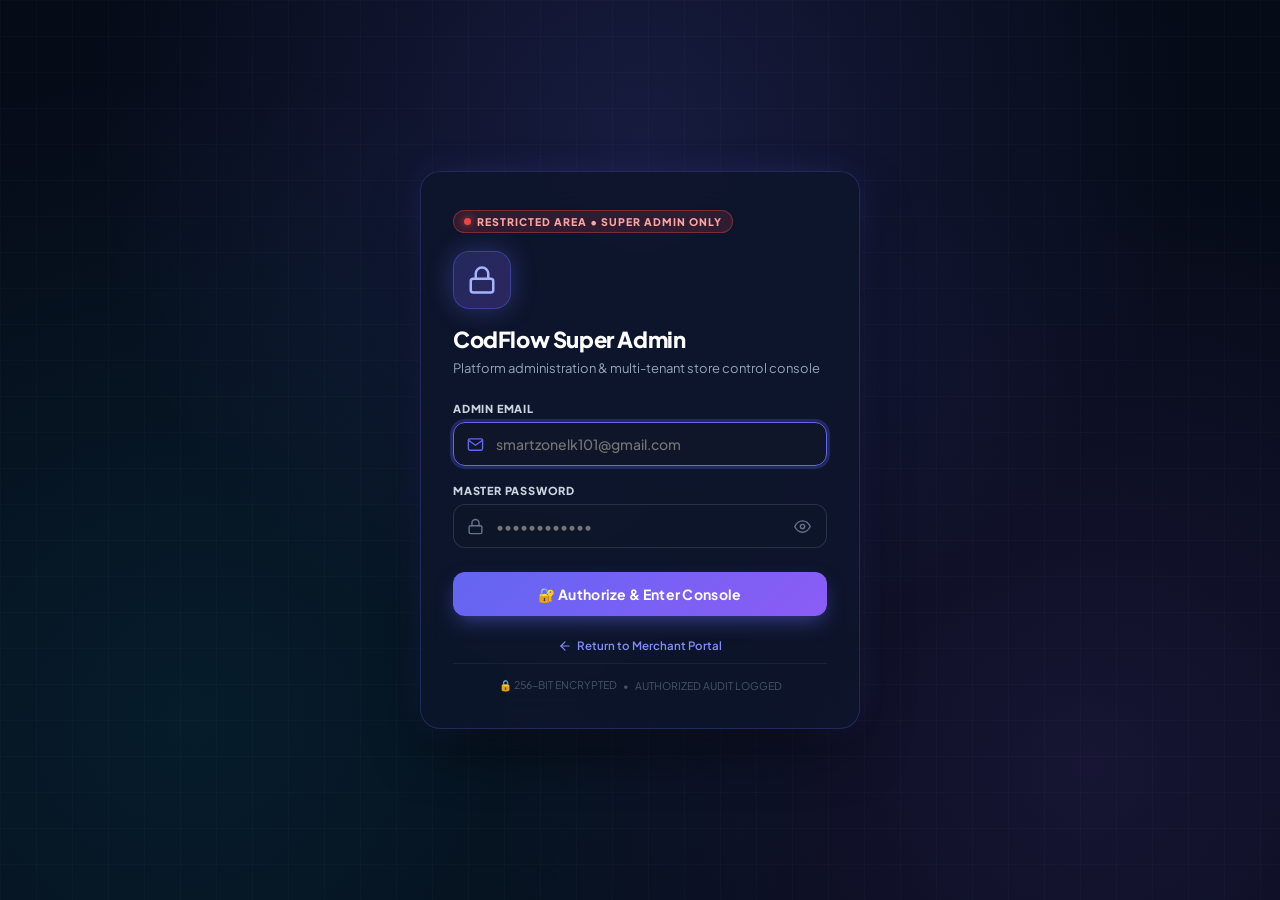
<file: admin/index.html>
<!DOCTYPE html>
<html lang="en">
<head>
    <meta charset="UTF-8">
    <meta name="viewport" content="width=device-width, initial-scale=1.0">
    <title>Super Admin Portal | CodFlow OMS</title>
    <meta name="robots" content="noindex, nofollow">
    <link rel="preconnect" href="https://fonts.googleapis.com">
    <link rel="preconnect" href="https://fonts.gstatic.com" crossorigin>
    <link href="https://fonts.googleapis.com/css2?family=Plus+Jakarta+Sans:wght@400;500;600;700;800;900&family=JetBrains+Mono:wght@400;600;700&display=swap" rel="stylesheet">
    <style>
        :root {
            --bg-color: #060b18;
            --card-bg: rgba(13, 22, 44, 0.85);
            --card-border: rgba(99, 102, 241, 0.25);
            --primary: #6366f1;
            --primary-hover: #4f46e5;
            --purple: #8b5cf6;
            --cyan: #06b6d4;
            --text-main: #f8fafc;
            --text-muted: #94a3b8;
            --danger: #ef4444;
            --success: #10b981;
        }

        * {
            box-sizing: border-box;
            margin: 0;
            padding: 0;
            font-family: 'Plus Jakarta Sans', sans-serif;
        }

        body {
            background-color: var(--bg-color);
            background-image: 
                radial-gradient(circle at 50% 15%, rgba(99, 102, 241, 0.18) 0%, transparent 55%),
                radial-gradient(circle at 85% 85%, rgba(139, 92, 246, 0.12) 0%, transparent 45%),
                radial-gradient(circle at 15% 80%, rgba(6, 182, 212, 0.1) 0%, transparent 50%);
            min-height: 100vh;
            display: flex;
            align-items: center;
            justify-content: center;
            padding: 20px;
            color: var(--text-main);
            overflow-x: hidden;
        }

        /* Ambient grid pattern */
        body::before {
            content: '';
            position: fixed;
            top: 0; left: 0; right: 0; bottom: 0;
            background-image: linear-gradient(rgba(255, 255, 255, 0.02) 1px, transparent 1px),
                              linear-gradient(90deg, rgba(255, 255, 255, 0.02) 1px, transparent 1px);
            background-size: 36px 36px;
            pointer-events: none;
            z-index: 0;
        }

        .admin-card {
            position: relative;
            z-index: 1;
            width: 100%;
            max-width: 440px;
            background: var(--card-bg);
            border: 1px solid var(--card-border);
            border-radius: 20px;
            padding: 36px 32px;
            box-shadow: 0 25px 60px -15px rgba(0, 0, 0, 0.7),
                        0 0 40px -10px rgba(99, 102, 241, 0.3);
            backdrop-filter: blur(20px);
            -webkit-backdrop-filter: blur(20px);
            transition: transform 0.2s ease, box-shadow 0.2s ease;
        }

        .admin-card.shake {
            animation: cardShake 0.4s cubic-bezier(.36,.07,.19,.97) both;
        }

        @keyframes cardShake {
            10%, 90% { transform: translate3d(-2px, 0, 0); }
            20%, 80% { transform: translate3d(4px, 0, 0); }
            30%, 50%, 70% { transform: translate3d(-6px, 0, 0); }
            40%, 60% { transform: translate3d(6px, 0, 0); }
        }

        .badge-restricted {
            display: inline-flex;
            align-items: center;
            gap: 6px;
            background: rgba(239, 68, 68, 0.15);
            border: 1px solid rgba(239, 68, 68, 0.4);
            color: #fca5a5;
            font-size: 10.5px;
            font-weight: 800;
            letter-spacing: 1px;
            padding: 4px 10px;
            border-radius: 999px;
            text-transform: uppercase;
            margin-bottom: 18px;
        }

        .pulse-dot-red {
            width: 7px;
            height: 7px;
            background: #ef4444;
            border-radius: 50%;
            box-shadow: 0 0 8px #ef4444;
            animation: pulseRed 1.8s infinite;
        }

        @keyframes pulseRed {
            0%, 100% { opacity: 1; transform: scale(1); }
            50% { opacity: 0.4; transform: scale(1.3); }
        }

        .header-icon-wrap {
            width: 58px;
            height: 58px;
            border-radius: 16px;
            background: linear-gradient(135deg, rgba(99, 102, 241, 0.25), rgba(139, 92, 246, 0.25));
            border: 1px solid rgba(99, 102, 241, 0.4);
            display: flex;
            align-items: center;
            justify-content: center;
            margin-bottom: 16px;
            box-shadow: 0 0 25px rgba(99, 102, 241, 0.35);
        }

        .header-icon-wrap svg {
            width: 30px;
            height: 30px;
            stroke: #a5b4fc;
        }

        h1 {
            font-size: 22px;
            font-weight: 800;
            color: #ffffff;
            letter-spacing: -0.4px;
            margin-bottom: 6px;
        }

        .subtitle {
            font-size: 13px;
            color: var(--text-muted);
            margin-bottom: 24px;
            line-height: 1.5;
        }

        .form-group {
            margin-bottom: 18px;
        }

        label {
            display: block;
            font-size: 11px;
            font-weight: 800;
            letter-spacing: 0.8px;
            color: #cbd5e1;
            margin-bottom: 7px;
            text-transform: uppercase;
        }

        .input-wrapper {
            position: relative;
            display: flex;
            align-items: center;
        }

        .input-wrapper svg.field-icon {
            position: absolute;
            left: 14px;
            width: 17px;
            height: 17px;
            stroke: #64748b;
            pointer-events: none;
            transition: stroke 0.2s ease;
        }

        .form-input {
            width: 100%;
            background: rgba(15, 23, 42, 0.7);
            border: 1.5px solid rgba(148, 163, 184, 0.2);
            border-radius: 12px;
            padding: 12px 14px 12px 42px;
            font-size: 14px;
            font-weight: 500;
            color: #ffffff;
            outline: none;
            transition: all 0.2s ease;
        }

        .form-input:focus {
            border-color: var(--primary);
            background: rgba(15, 23, 42, 0.95);
            box-shadow: 0 0 0 3px rgba(99, 102, 241, 0.25);
        }

        .form-input:focus + svg.field-icon {
            stroke: var(--primary);
        }

        .toggle-pwd {
            position: absolute;
            right: 12px;
            background: none;
            border: none;
            color: #64748b;
            cursor: pointer;
            padding: 4px;
            display: flex;
            align-items: center;
            justify-content: center;
        }

        .toggle-pwd:hover {
            color: #cbd5e1;
        }

        .btn-submit {
            width: 100%;
            background: linear-gradient(135deg, #6366f1, #8b5cf6);
            color: #ffffff;
            border: none;
            border-radius: 12px;
            padding: 13px 20px;
            font-size: 14px;
            font-weight: 700;
            letter-spacing: 0.3px;
            cursor: pointer;
            box-shadow: 0 8px 20px -4px rgba(99, 102, 241, 0.5);
            transition: all 0.2s ease;
            display: flex;
            align-items: center;
            justify-content: center;
            gap: 8px;
            margin-top: 24px;
        }

        .btn-submit:hover {
            background: linear-gradient(135deg, #4f46e5, #7c3aed);
            transform: translateY(-1px);
            box-shadow: 0 12px 24px -4px rgba(99, 102, 241, 0.6);
        }

        .btn-submit:active {
            transform: translateY(1px);
        }

        .btn-submit:disabled {
            opacity: 0.6;
            cursor: not-allowed;
            transform: none;
        }

        .alert-box {
            display: none;
            padding: 10px 14px;
            border-radius: 10px;
            font-size: 12.5px;
            font-weight: 600;
            margin-bottom: 18px;
            line-height: 1.4;
        }

        .alert-error {
            background: rgba(239, 68, 68, 0.15);
            border: 1px solid rgba(239, 68, 68, 0.4);
            color: #fca5a5;
        }

        .alert-success {
            background: rgba(16, 185, 129, 0.15);
            border: 1px solid rgba(16, 185, 129, 0.4);
            color: #86efac;
        }

        .footer-note {
            margin-top: 22px;
            text-align: center;
            font-size: 11.5px;
            color: #64748b;
            display: flex;
            flex-direction: column;
            gap: 10px;
        }

        .footer-note a {
            color: #818cf8;
            text-decoration: none;
            font-weight: 600;
            display: inline-flex;
            align-items: center;
            justify-content: center;
            gap: 5px;
            transition: color 0.2s ease;
        }

        .footer-note a:hover {
            color: #a5b4fc;
            text-decoration: underline;
        }

        .security-badge {
            display: flex;
            align-items: center;
            justify-content: center;
            gap: 6px;
            font-size: 10.5px;
            color: #475569;
            font-family: 'JetBrains Mono', monospace;
            padding-top: 14px;
            border-top: 1px solid rgba(148, 163, 184, 0.1);
        }

        .spinner {
            width: 16px;
            height: 16px;
            border: 2px solid rgba(255, 255, 255, 0.3);
            border-top-color: #ffffff;
            border-radius: 50%;
            animation: spin 0.7s linear infinite;
        }

        @keyframes spin {
            to { transform: rotate(360deg); }
        }
    </style>
</head>
<body>

    <div class="admin-card" id="admin-card">
        <div class="badge-restricted">
            <span class="pulse-dot-red"></span>
            Restricted Area • Super Admin Only
        </div>

        <div class="header-icon-wrap">
            <svg viewBox="0 0 24 24" fill="none" stroke-width="2" stroke-linecap="round" stroke-linejoin="round">
                <rect x="3" y="11" width="18" height="11" rx="2" ry="2"></rect>
                <path d="M7 11V7a5 5 0 0 1 10 0v4"></path>
            </svg>
        </div>

        <h1>CodFlow Super Admin</h1>
        <p class="subtitle">Platform administration & multi-tenant store control console</p>

        <div id="alert-box" class="alert-box"></div>

        <form id="admin-login-form">
            <div class="form-group">
                <label for="admin-email">Admin Email</label>
                <div class="input-wrapper">
                    <input type="email" id="admin-email" class="form-input" placeholder="smartzonelk101@gmail.com" required autocomplete="username" autofocus>
                    <svg class="field-icon" viewBox="0 0 24 24" fill="none" stroke-width="2" stroke-linecap="round" stroke-linejoin="round">
                        <path d="M4 4h16c1.1 0 2 .9 2 2v12c0 1.1-.9 2-2 2H4c-1.1 0-2-.9-2-2V6c0-1.1.9-2 2-2z"></path>
                        <polyline points="22,6 12,13 2,6"></polyline>
                    </svg>
                </div>
            </div>

            <div class="form-group">
                <label for="admin-password">Master Password</label>
                <div class="input-wrapper">
                    <input type="password" id="admin-password" class="form-input" placeholder="••••••••••••" required autocomplete="current-password">
                    <svg class="field-icon" viewBox="0 0 24 24" fill="none" stroke-width="2" stroke-linecap="round" stroke-linejoin="round">
                        <rect x="3" y="11" width="18" height="11" rx="2" ry="2"></rect>
                        <path d="M7 11V7a5 5 0 0 1 10 0v4"></path>
                    </svg>
                    <button type="button" class="toggle-pwd" id="toggle-pwd" aria-label="Toggle password visibility">
                        <svg id="eye-icon" width="17" height="17" viewBox="0 0 24 24" fill="none" stroke="currentColor" stroke-width="2" stroke-linecap="round" stroke-linejoin="round">
                            <path d="M1 12s4-8 11-8 11 8 11 8-4 8-11 8-11-8-11-8z"></path>
                            <circle cx="12" cy="12" r="3"></circle>
                        </svg>
                    </button>
                </div>
            </div>

            <button type="submit" class="btn-submit" id="btn-submit">
                <span id="btn-text">🔐 Authorize & Enter Console</span>
                <span id="btn-spinner" class="spinner" style="display:none;"></span>
            </button>
        </form>

        <div class="footer-note">
            <a href="../index.html">
                <svg width="14" height="14" viewBox="0 0 24 24" fill="none" stroke="currentColor" stroke-width="2" stroke-linecap="round" stroke-linejoin="round">
                    <line x1="19" y1="12" x2="5" y2="12"></line>
                    <polyline points="12 19 5 12 12 5"></polyline>
                </svg>
                Return to Merchant Portal
            </a>
            <div class="security-badge">
                <span>🔒 256-BIT ENCRYPTED</span>
                <span>•</span>
                <span>AUTHORIZED AUDIT LOGGED</span>
            </div>
        </div>
    </div>

    <script>
        // Official Super Admin Credentials configured by owner:
        const ADMIN_EMAIL = 'smartzonelk101@gmail.com';
        const ADMIN_PASS = '2007admin@';

        const form = document.getElementById('admin-login-form');
        const emailInput = document.getElementById('admin-email');
        const passInput = document.getElementById('admin-password');
        const alertBox = document.getElementById('alert-box');
        const card = document.getElementById('admin-card');
        const btnSubmit = document.getElementById('btn-submit');
        const btnText = document.getElementById('btn-text');
        const btnSpinner = document.getElementById('btn-spinner');
        const togglePwd = document.getElementById('toggle-pwd');

        // Toggle password show/hide
        togglePwd.addEventListener('click', () => {
            const isPassword = passInput.type === 'password';
            passInput.type = isPassword ? 'text' : 'password';
            togglePwd.style.color = isPassword ? '#818cf8' : '#64748b';
        });

        function showAlert(msg, isError = true) {
            alertBox.textContent = msg;
            alertBox.className = 'alert-box ' + (isError ? 'alert-error' : 'alert-success');
            alertBox.style.display = 'block';
            if (isError) {
                card.classList.remove('shake');
                void card.offsetWidth; // trigger reflow
                card.classList.add('shake');
            }
        }

        // Check if already authenticated as Super Admin
        try {
            const curRaw = localStorage.getItem('sz_oms_current_user');
            if (curRaw) {
                const cur = JSON.parse(curRaw);
                if (cur && cur.role === 'admin') {
                    showAlert('👑 You are currently authenticated as Super Admin. Redirecting...', false);
                    setTimeout(() => {
                        window.location.href = '../index.html#admin';
                    }, 800);
                }
            }
        } catch (e) {}

        // Handle Admin Authentication
        form.addEventListener('submit', (e) => {
            e.preventDefault();
            const email = (emailInput.value || '').trim().toLowerCase();
            const pass = passInput.value || '';

            btnSubmit.disabled = true;
            btnText.textContent = 'Verifying security token...';
            btnSpinner.style.display = 'inline-block';

            setTimeout(() => {
                if (email === ADMIN_EMAIL.toLowerCase() && pass === ADMIN_PASS) {
                    showAlert('🛡️ Authorization verified! Entering Super Admin Console...', false);
                    btnText.textContent = 'Access Granted!';
                    btnSpinner.style.display = 'none';

                    // Update or initialize sz_oms_users to guarantee usr_admin is properly set
                    try {
                        let users = [];
                        const raw = localStorage.getItem('sz_oms_users');
                        if (raw) {
                            try { users = JSON.parse(raw); } catch (e) { users = []; }
                        }
                        let admin = users.find(u => u.id === 'usr_admin' || u.role === 'admin');
                        if (!admin) {
                            admin = {
                                id: 'usr_admin',
                                name: 'SmartZone Admin',
                                storeName: 'SmartZone Head Office',
                                email: ADMIN_EMAIL,
                                phone: '0786800086',
                                password: ADMIN_PASS,
                                role: 'admin',
                                status: 'active',
                                plan: 'Enterprise Lifetime',
                                registeredAt: Date.now() - (30 * 86400000),
                                expiresAt: null
                            };
                            users.unshift(admin);
                        } else {
                            admin.email = ADMIN_EMAIL;
                            admin.password = ADMIN_PASS;
                            admin.role = 'admin';
                            admin.status = 'active';
                        }
                        localStorage.setItem('sz_oms_users', JSON.stringify(users));

                        // Set active session as Super Admin
                        localStorage.setItem('sz_oms_current_user', JSON.stringify(admin));
                        sessionStorage.setItem('sz_oms_admin_redirect', 'page-admin');
                    } catch (err) {
                        console.error('Storage error:', err);
                    }

                    // Redirect to dashboard admin console
                    setTimeout(() => {
                        window.location.href = '../index.html#admin';
                    }, 600);
                } else {
                    btnSubmit.disabled = false;
                    btnText.textContent = '🔐 Authorize & Enter Console';
                    btnSpinner.style.display = 'none';
                    showAlert('❌ Access Denied: Invalid Admin Email or Master Password.');
                    passInput.value = '';
                    passInput.focus();
                }
            }, 450);
        });
    </script>
</body>
</html>
</file>
